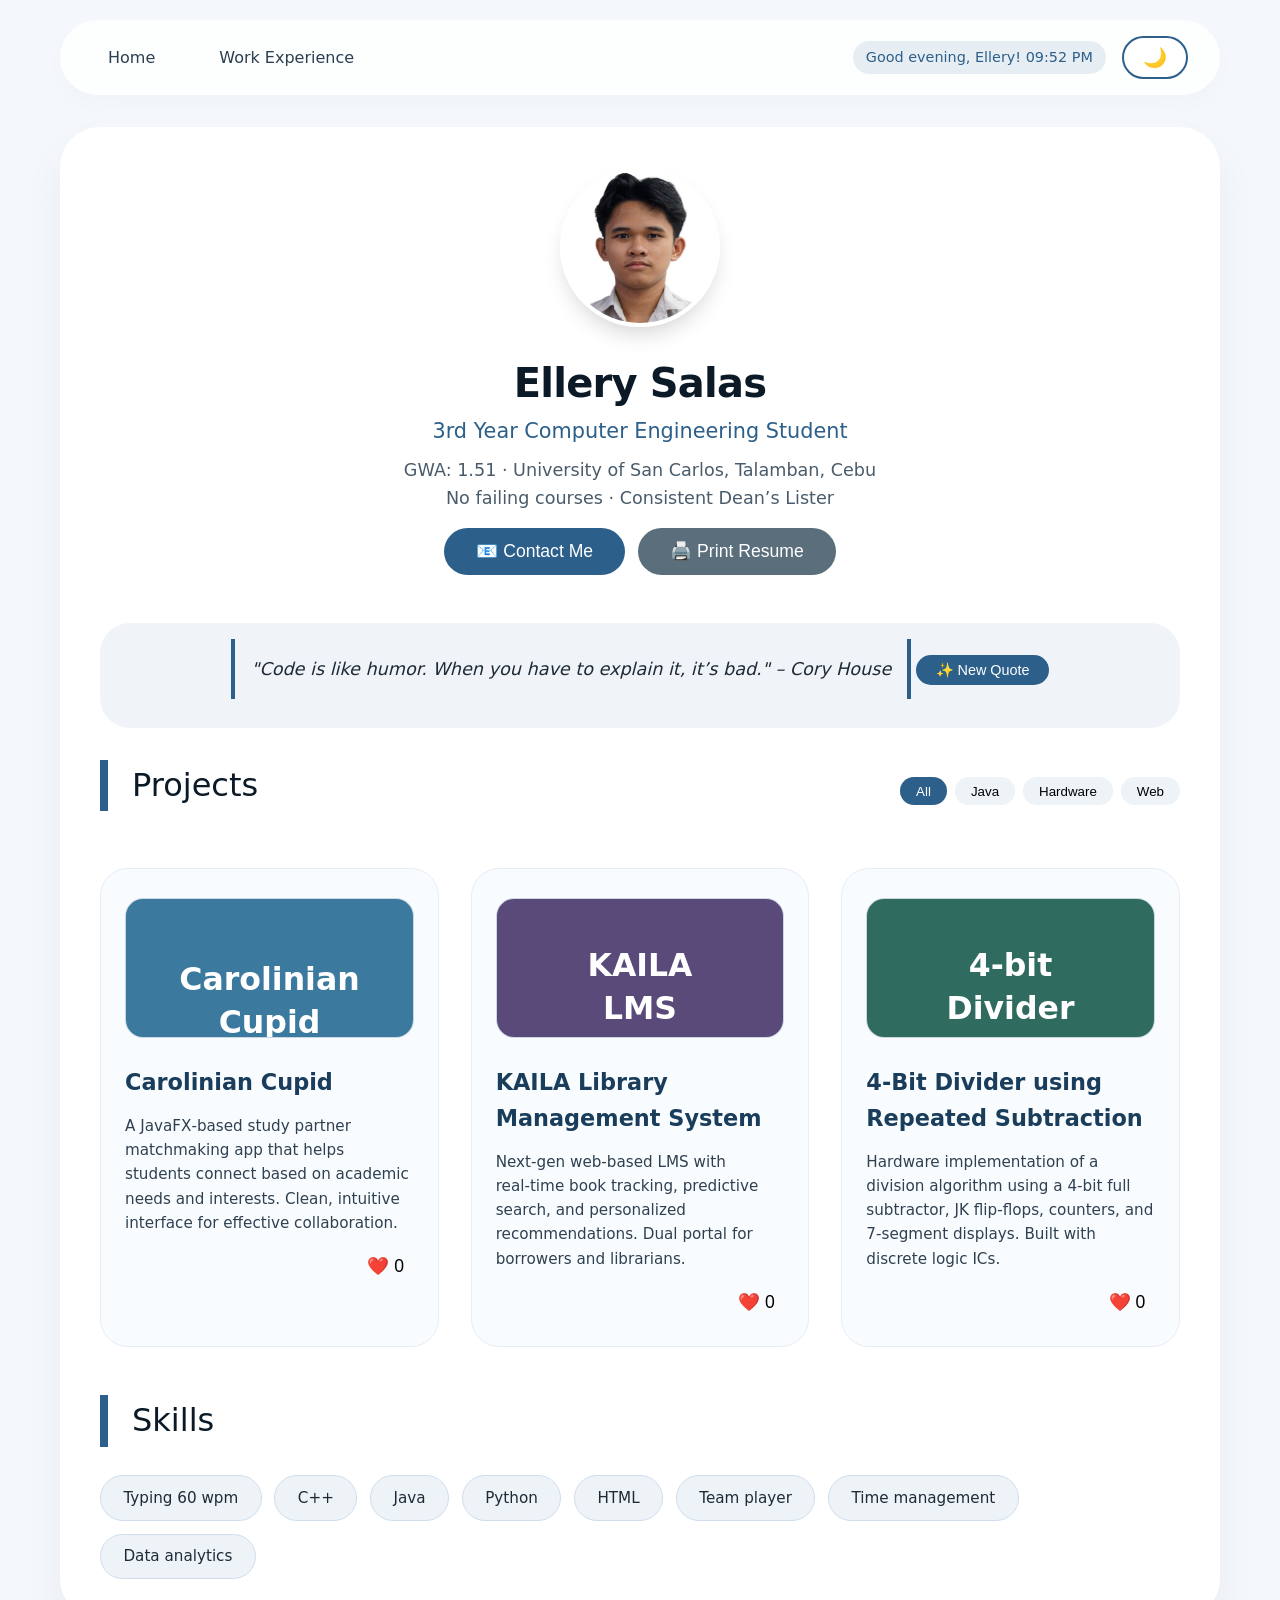
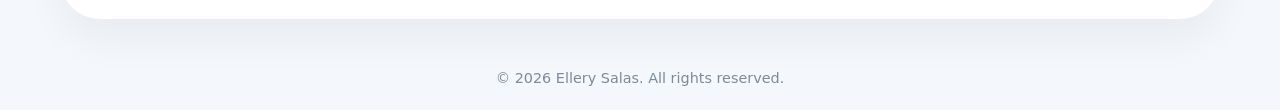
<file: index.html>
<!DOCTYPE html>
<html lang="en">
<head>
    <meta charset="UTF-8">
    <meta name="viewport" content="width=device-width, initial-scale=1.0">
    <title>Ellery Salas - Resume</title>
    <link rel="stylesheet" href="style.css">
</head>
<body>
    <header>
        <div class="header-controls">
            <nav>
                <a href="index.html">Home</a>
                <a href="experience.html">Work Experience</a>
            </nav>
            <div class="header-right">
                <div id="greeting" class="greeting"></div>
                <button id="themeToggle" class="theme-btn" aria-label="Toggle dark mode">🌙</button>
            </div>
        </div>
    </header>

    <main>
        <div class="profile">
            <img src="profile.jpg" alt="Ellery Salas" class="profile-photo">
            <h1>Ellery Salas</h1>
            <p class="subtitle">3rd Year Computer Engineering Student</p>
            <p class="gwa">GWA: 1.51 · University of San Carlos, Talamban, Cebu</p>
            <p class="status">No failing courses · Consistent Dean’s Lister</p>
            <button id="contactBtn" class="contact-btn">📧 Contact Me</button>
            <button id="printResume" class="print-btn">🖨️ Print Resume</button>
        </div>

        <div class="quote-section">
            <div id="quoteDisplay" class="quote-box">"Code is like humor. When you have to explain it, it’s bad." – Cory House</div>
            <button id="newQuoteBtn" class="quote-btn">✨ New Quote</button>
        </div>

        <section class="projects">
            <div class="projects-header">
                <h2>Projects</h2>
                <div class="filter-buttons">
                    <button class="filter-btn active" data-filter="all">All</button>
                    <button class="filter-btn" data-filter="java">Java</button>
                    <button class="filter-btn" data-filter="hardware">Hardware</button>
                    <button class="filter-btn" data-filter="web">Web</button>
                </div>
            </div>
            <div class="project-grid" id="projectGrid">
                <div class="project-card" data-category="java">
                    <img src="carolinian-cupid.svg" alt="Carolinian Cupid" class="project-img">
                    <h3>Carolinian Cupid</h3>
                    <p>A JavaFX‑based study partner matchmaking app that helps students connect based on academic needs and interests. Clean, intuitive interface for effective collaboration.</p>
                    <div class="project-actions">
                        <button class="like-btn" data-project="carolinian">❤️ <span class="like-count">0</span></button>
                    </div>
                </div>
                <div class="project-card" data-category="web">
                    <img src="kaila-lms.svg" alt="KAILA Library Management System" class="project-img">
                    <h3>KAILA Library Management System</h3>
                    <p>Next‑gen web‑based LMS with real‑time book tracking, predictive search, and personalized recommendations. Dual portal for borrowers and librarians.</p>
                    <div class="project-actions">
                        <button class="like-btn" data-project="kaila">❤️ <span class="like-count">0</span></button>
                    </div>
                </div>
                <div class="project-card" data-category="hardware">
                    <img src="4bit-divider.svg" alt="4‑Bit Divider using Repeated Subtraction" class="project-img">
                    <h3>4‑Bit Divider using Repeated Subtraction</h3>
                    <p>Hardware implementation of a division algorithm using a 4‑bit full subtractor, JK flip‑flops, counters, and 7‑segment displays. Built with discrete logic ICs.</p>
                    <div class="project-actions">
                        <button class="like-btn" data-project="divider">❤️ <span class="like-count">0</span></button>
                    </div>
                </div>
            </div>
        </section>

        <section class="skills">
            <h2>Skills</h2>
            <ul class="skills-list" id="skillsList">
                <li data-proficiency="95%">Typing 60 wpm</li>
                <li data-proficiency="90%">C++</li>
                <li data-proficiency="85%">Java</li>
                <li data-proficiency="80%">Python</li>
                <li data-proficiency="75%">HTML</li>
                <li data-proficiency="90%">Team player</li>
                <li data-proficiency="88%">Time management</li>
                <li data-proficiency="70%">Data analytics</li>
            </ul>
        </section>
    </main>

    <footer>
        <p id="copyright"></p>
        <button id="backToTop" class="back-to-top" title="Back to top">↑</button>
    </footer>

    <script src="script.js"></script>
</body>
</html>
</file>
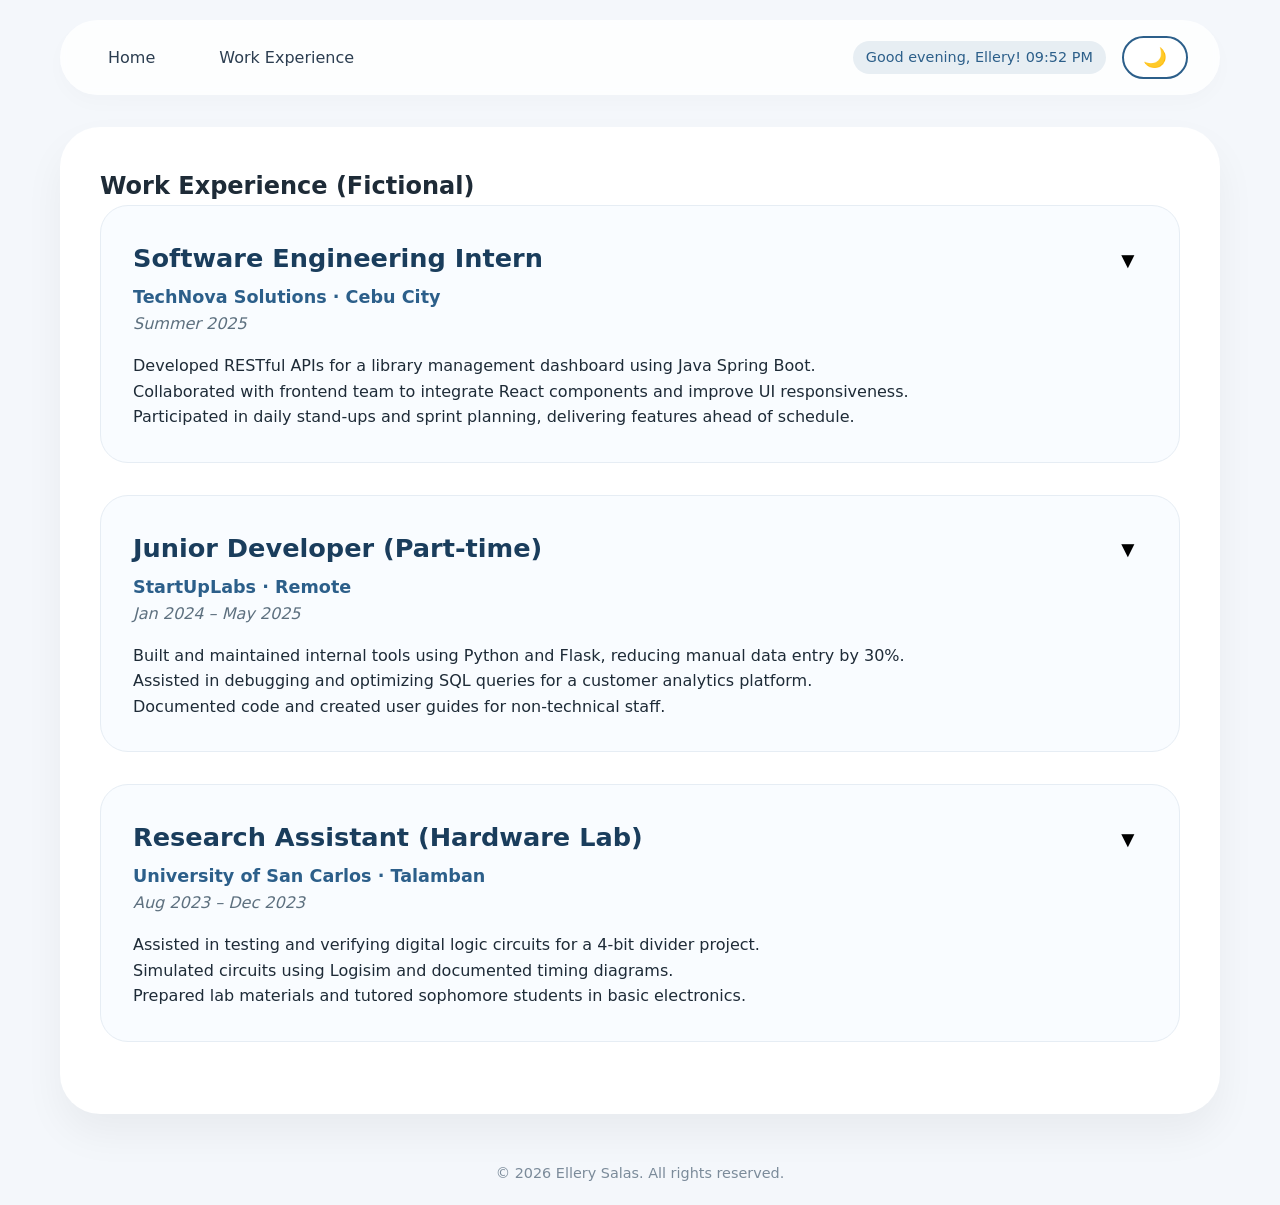
<file: experience.html>
<!DOCTYPE html>
<html lang="en">
<head>
    <meta charset="UTF-8">
    <meta name="viewport" content="width=device-width, initial-scale=1.0">
    <title>Ellery Salas - Work Experience</title>
    <link rel="stylesheet" href="style.css">
</head>
<body>
    <header>
        <div class="header-controls">
            <nav>
                <a href="index.html">Home</a>
                <a href="experience.html">Work Experience</a>
            </nav>
            <div class="header-right">
                <div id="greeting" class="greeting"></div>
                <button id="themeToggle" class="theme-btn" aria-label="Toggle dark mode">🌙</button>
            </div>
        </div>
    </header>

    <main>
        <h2>Work Experience (Fictional)</h2>

        <div class="experience-item">
            <div class="exp-header">
                <h3>Software Engineering Intern</h3>
                <button class="expand-btn">▼</button>
            </div>
            <p class="company">TechNova Solutions · Cebu City</p>
            <p class="date">Summer 2025</p>
            <div class="exp-details">
                <ul>
                    <li>Developed RESTful APIs for a library management dashboard using Java Spring Boot.</li>
                    <li>Collaborated with frontend team to integrate React components and improve UI responsiveness.</li>
                    <li>Participated in daily stand‑ups and sprint planning, delivering features ahead of schedule.</li>
                </ul>
            </div>
        </div>

        <div class="experience-item">
            <div class="exp-header">
                <h3>Junior Developer (Part‑time)</h3>
                <button class="expand-btn">▼</button>
            </div>
            <p class="company">StartUpLabs · Remote</p>
            <p class="date">Jan 2024 – May 2025</p>
            <div class="exp-details">
                <ul>
                    <li>Built and maintained internal tools using Python and Flask, reducing manual data entry by 30%.</li>
                    <li>Assisted in debugging and optimizing SQL queries for a customer analytics platform.</li>
                    <li>Documented code and created user guides for non‑technical staff.</li>
                </ul>
            </div>
        </div>

        <div class="experience-item">
            <div class="exp-header">
                <h3>Research Assistant (Hardware Lab)</h3>
                <button class="expand-btn">▼</button>
            </div>
            <p class="company">University of San Carlos · Talamban</p>
            <p class="date">Aug 2023 – Dec 2023</p>
            <div class="exp-details">
                <ul>
                    <li>Assisted in testing and verifying digital logic circuits for a 4‑bit divider project.</li>
                    <li>Simulated circuits using Logisim and documented timing diagrams.</li>
                    <li>Prepared lab materials and tutored sophomore students in basic electronics.</li>
                </ul>
            </div>
        </div>
    </main>

    <footer>
        <p id="copyright"></p>
        <button id="backToTop" class="back-to-top" title="Back to top">↑</button>
    </footer>

    <script src="script.js"></script>
</body>
</html>
</file>
<file: style.css>
/* Global Styles */
* {
    margin: 0;
    padding: 0;
    box-sizing: border-box;
}

body {
    font-family: system-ui, -apple-system, 'Segoe UI', Roboto, 'Helvetica Neue', sans-serif;
    background: #f4f7fb;
    color: #1e2b37;
    line-height: 1.6;
    padding: 20px;
    max-width: 1200px;
    margin: 0 auto;
    transition: background-color 0.3s, color 0.3s;
}

/* Dark mode - applied to body */
body.dark-mode {
    background: #121212;
    color: #e0e0e0;
}

/* Header */
header {
    background: #ffffffcc;
    backdrop-filter: blur(5px);
    padding: 1rem 2rem;
    border-radius: 60px;
    margin-bottom: 2rem;
    box-shadow: 0 8px 20px rgba(0,0,0,0.02);
    transition: background 0.3s;
}

body.dark-mode header {
    background: #2a2a2acc;
}

.header-controls {
    display: flex;
    align-items: center;
    justify-content: space-between;
    flex-wrap: wrap;
    gap: 1rem;
}

.header-right {
    display: flex;
    align-items: center;
    gap: 1rem;
}

/* Navigation */
nav {
    display: flex;
    gap: 2rem;
    flex-wrap: wrap;
}

nav a {
    text-decoration: none;
    color: #2c3e50;
    font-weight: 500;
    padding: 0.5rem 1rem;
    border-radius: 30px;
    transition: background 0.2s, color 0.2s;
}

nav a:hover {
    background: #1e2b37;
    color: white;
}

body.dark-mode nav a {
    color: #ccc;
}

body.dark-mode nav a:hover {
    background: #444;
    color: white;
}

/* Theme Toggle Button */
.theme-btn {
    background: none;
    border: 2px solid #2c5f8a;
    border-radius: 40px;
    padding: 0.5rem 1.2rem;
    font-size: 1.2rem;
    cursor: pointer;
    transition: background 0.2s;
    background: white;
}

.theme-btn:hover {
    background: #e0e0e0;
}

body.dark-mode .theme-btn {
    background: #333;
    border-color: #777;
    color: #ffd966;
}

/* Greeting */
.greeting {
    font-size: 0.9rem;
    font-weight: 500;
    background: rgba(44, 95, 138, 0.1);
    padding: 0.3rem 0.8rem;
    border-radius: 40px;
    color: #2c5f8a;
}

body.dark-mode .greeting {
    background: #2a2a2a;
    color: #8ab3cf;
}

/* Main Content */
main {
    background: white;
    border-radius: 40px;
    padding: 2.5rem;
    box-shadow: 0 20px 40px rgba(0,0,0,0.05);
    transition: background 0.3s;
}

body.dark-mode main {
    background: #1e1e1e;
}

/* Profile Section */
.profile {
    text-align: center;
    margin-bottom: 3rem;
}

.profile-photo {
    width: 160px;
    height: 160px;
    border-radius: 50%;
    object-fit: cover;
    border: 4px solid white;
    box-shadow: 0 12px 24px -8px rgba(0,0,0,0.2);
    margin-bottom: 1rem;
}

h1 {
    font-size: 2.5rem;
    font-weight: 600;
    letter-spacing: -0.02em;
    color: #0b1a26;
}

body.dark-mode h1 {
    color: #ffffff;
}

.subtitle {
    font-size: 1.3rem;
    color: #2c5f8a;
    font-weight: 400;
    margin-bottom: 0.5rem;
}

body.dark-mode .subtitle {
    color: #8ab3cf;
}

.gwa, .status {
    color: #4a5c6b;
    font-size: 1.1rem;
}

body.dark-mode .gwa,
body.dark-mode .status {
    color: #aaa;
}

/* Contact and Print Buttons */
.contact-btn, .print-btn {
    margin-top: 1rem;
    background: #2c5f8a;
    color: white;
    border: none;
    padding: 0.8rem 2rem;
    border-radius: 40px;
    font-size: 1.1rem;
    cursor: pointer;
    transition: background 0.2s;
}

.print-btn {
    background: #5a6e7c;
    margin-left: 0.5rem;
}

.contact-btn:hover {
    background: #1a3d5c;
}

.print-btn:hover {
    background: #3a4a58;
}

body.dark-mode .contact-btn {
    background: #3a6e9e;
}

body.dark-mode .print-btn {
    background: #4a5a66;
}

/* Quote Section */
.quote-section {
    text-align: center;
    margin: 2rem 0;
    padding: 1rem;
    background: #f0f4f9;
    border-radius: 30px;
}

body.dark-mode .quote-section {
    background: #2a2a2a;
}

.quote-box {
    font-size: 1.1rem;
    font-style: italic;
    padding: 1rem;
    border-left: 4px solid #2c5f8a;
    border-right: 4px solid #2c5f8a;
    display: inline-block;
    max-width: 80%;
    margin-bottom: 0.8rem;
}

body.dark-mode .quote-box {
    border-left-color: #8ab3cf;
    border-right-color: #8ab3cf;
}

.quote-btn {
    background: #2c5f8a;
    color: white;
    border: none;
    padding: 0.4rem 1.2rem;
    border-radius: 30px;
    cursor: pointer;
    font-size: 0.9rem;
}

.quote-btn:hover {
    background: #1a3d5c;
}

body.dark-mode .quote-btn {
    background: #3a6e9e;
}

/* Projects Section */
.projects h2, .skills h2 {
    font-size: 2rem;
    font-weight: 500;
    margin-bottom: 1.8rem;
    border-left: 8px solid #2c5f8a;
    padding-left: 1.5rem;
    color: #0b1a26;
}

body.dark-mode .projects h2,
body.dark-mode .skills h2 {
    color: #eee;
    border-left-color: #8ab3cf;
}

.projects-header {
    display: flex;
    justify-content: space-between;
    align-items: baseline;
    flex-wrap: wrap;
    margin-bottom: 1.8rem;
}

.filter-buttons {
    display: flex;
    gap: 0.5rem;
}

.filter-btn {
    background: #eef3f8;
    border: none;
    padding: 0.4rem 1rem;
    border-radius: 30px;
    cursor: pointer;
    font-weight: 500;
    transition: all 0.2s;
}

.filter-btn.active {
    background: #2c5f8a;
    color: white;
}

body.dark-mode .filter-btn {
    background: #3a3a3a;
    color: #ccc;
}

body.dark-mode .filter-btn.active {
    background: #3a6e9e;
    color: white;
}

.project-grid {
    display: grid;
    grid-template-columns: repeat(auto-fit, minmax(280px, 1fr));
    gap: 2rem;
    margin-bottom: 3rem;
}

.project-card {
    background: #f9fcff;
    border-radius: 28px;
    padding: 1.8rem 1.5rem;
    transition: transform 0.2s, box-shadow 0.2s;
    border: 1px solid #e6edf4;
}

.project-card:hover {
    transform: translateY(-5px);
    box-shadow: 0 18px 30px -8px rgba(44,95,138,0.15);
}

body.dark-mode .project-card {
    background: #2a2a2a;
    border-color: #444;
}

.project-img {
    width: 100%;
    height: 140px;
    object-fit: cover;
    border-radius: 18px;
    background: #d9e2ec;
    margin-bottom: 1.2rem;
    border: 1px solid #cbd6e4;
}

body.dark-mode .project-img {
    background: #3a3a3a;
    border-color: #555;
}

.project-card h3 {
    font-size: 1.4rem;
    margin-bottom: 0.8rem;
    color: #1a3d5c;
}

body.dark-mode .project-card h3 {
    color: #c9e1f2;
}

.project-card p {
    color: #2f4050;
    font-size: 0.95rem;
}

body.dark-mode .project-card p {
    color: #ccc;
}

.project-actions {
    margin-top: 1rem;
    text-align: right;
}

.like-btn {
    background: none;
    border: none;
    font-size: 1.1rem;
    cursor: pointer;
    padding: 0.3rem 0.6rem;
    border-radius: 20px;
    transition: background 0.2s;
}

.like-btn:hover {
    background: rgba(0,0,0,0.05);
}

body.dark-mode .like-btn:hover {
    background: rgba(255,255,255,0.1);
}

/* Skills */
.skills-list {
    list-style: none;
    display: flex;
    flex-wrap: wrap;
    gap: 0.8rem;
    margin-top: 1.2rem;
}

.skills-list li {
    background: #eef3f8;
    padding: 0.6rem 1.4rem;
    border-radius: 40px;
    font-size: 0.95rem;
    font-weight: 500;
    color: #1e2b37;
    border: 1px solid #d0ddee;
    cursor: pointer;
    transition: transform 0.1s;
}

.skills-list li:active {
    transform: scale(0.98);
}

body.dark-mode .skills-list li {
    background: #3a3a3a;
    border-color: #555;
    color: #ddd;
}

/* Experience Page */
.experience-item {
    background: #f9fcff;
    border-radius: 28px;
    padding: 2rem;
    margin-bottom: 2rem;
    border: 1px solid #e6edf4;
}

body.dark-mode .experience-item {
    background: #2a2a2a;
    border-color: #444;
}

.exp-header {
    display: flex;
    justify-content: space-between;
    align-items: center;
    flex-wrap: wrap;
}

.experience-item h3 {
    font-size: 1.6rem;
    color: #1a3d5c;
    margin-bottom: 0.25rem;
}

body.dark-mode .experience-item h3 {
    color: #c9e1f2;
}

.company {
    font-weight: 600;
    color: #2c5f8a;
    font-size: 1.1rem;
}

body.dark-mode .company {
    color: #8ab3cf;
}

.date {
    color: #5d707f;
    font-style: italic;
    margin-bottom: 1rem;
}

body.dark-mode .date {
    color: #aaa;
}

.exp-details {
    overflow: hidden;
    transition: max-height 0.3s ease-out;
    max-height: 500px;
}

.exp-details.collapsed {
    max-height: 0;
    visibility: hidden;
}

.expand-btn {
    background: none;
    border: none;
    font-size: 1.4rem;
    cursor: pointer;
    padding: 0.2rem 0.5rem;
    border-radius: 50%;
    transition: background 0.2s;
}

.expand-btn:hover {
    background: #e0e0e0;
}

body.dark-mode .expand-btn:hover {
    background: #444;
}

/* Footer */
footer {
    text-align: center;
    margin-top: 3rem;
    color: #7b8b9a;
    font-size: 0.9rem;
    position: relative;
}

body.dark-mode footer {
    color: #888;
}

.back-to-top {
    position: fixed;
    bottom: 2rem;
    right: 2rem;
    background: #2c5f8a;
    color: white;
    border: none;
    width: 50px;
    height: 50px;
    border-radius: 50%;
    font-size: 1.5rem;
    cursor: pointer;
    display: none;
    box-shadow: 0 4px 10px rgba(0,0,0,0.2);
    transition: background 0.2s;
    z-index: 100;
}

.back-to-top:hover {
    background: #1a3d5c;
}

body.dark-mode .back-to-top {
    background: #3a6e9e;
}
</file>
